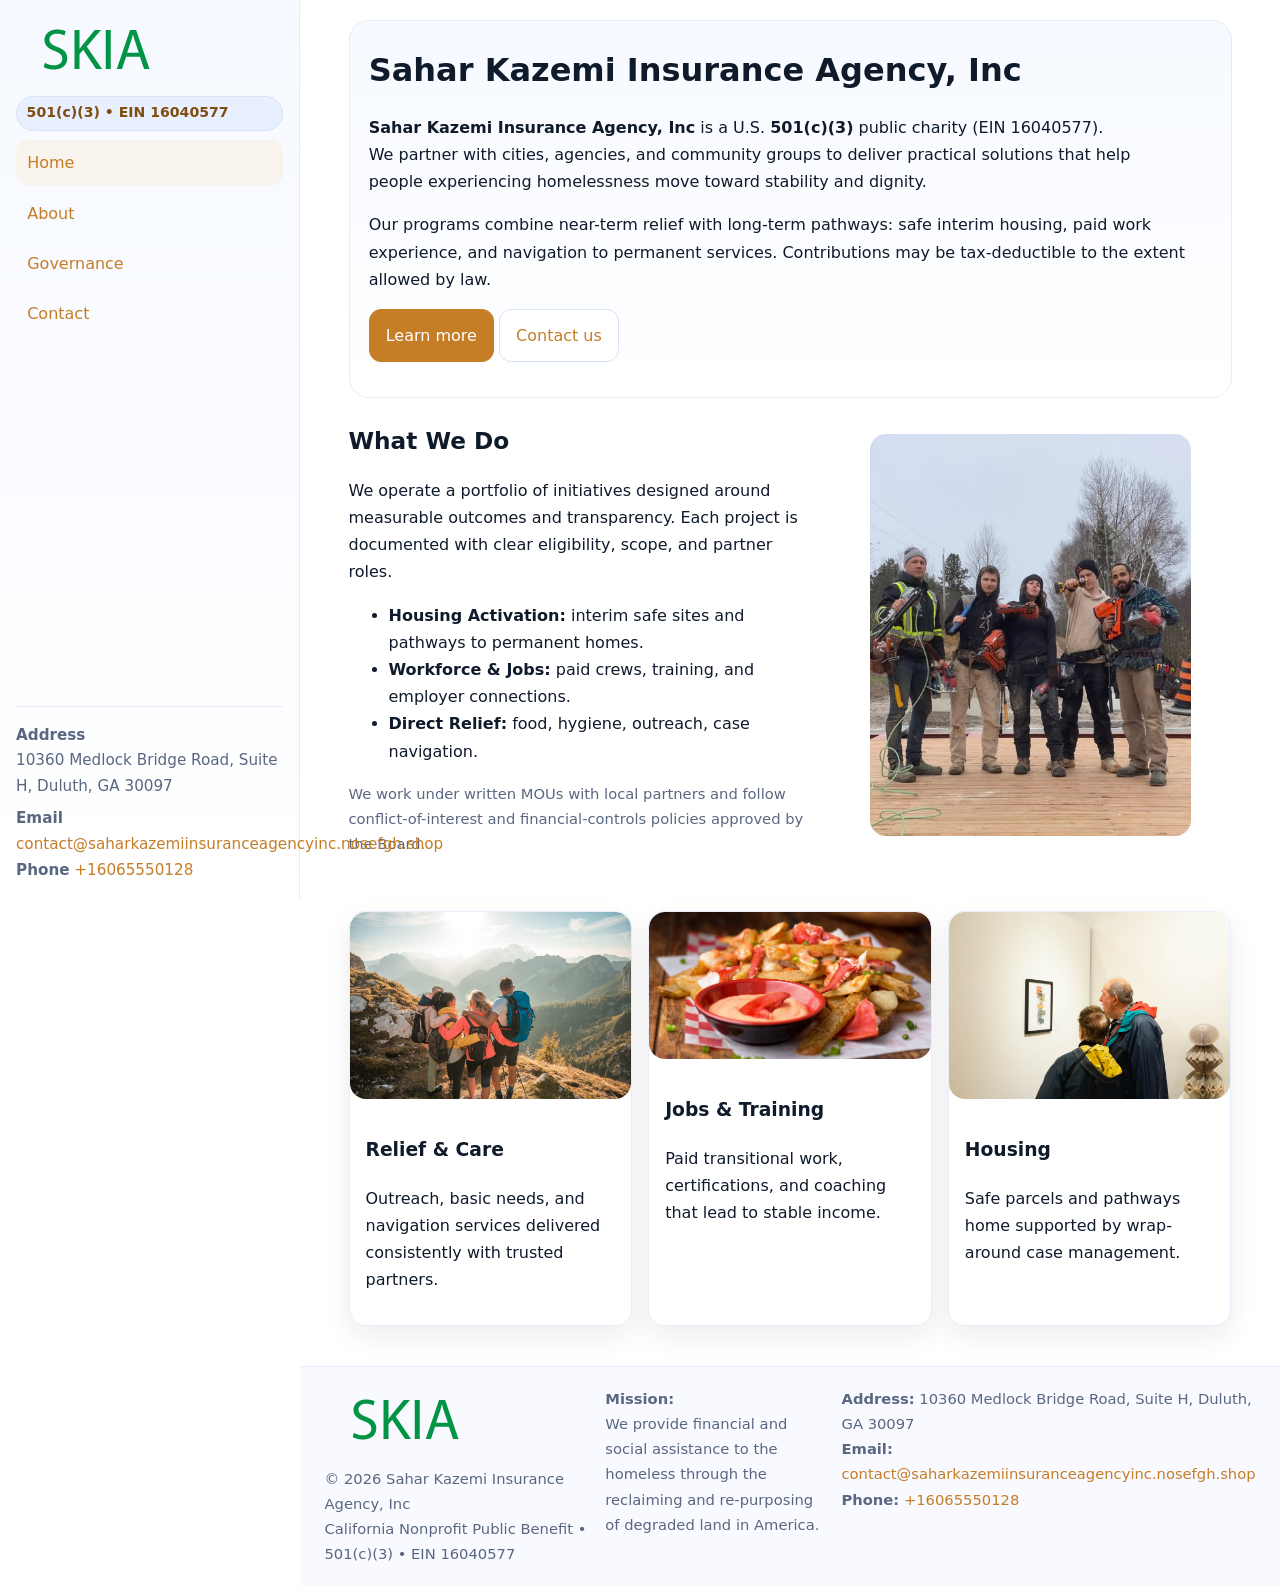
<file: index.html>
<!doctype html>
<html lang="en">
<head>
<meta charset="utf-8"/>
<meta name="viewport" content="width=device-width,initial-scale=1"/>
<title>Sahar Kazemi Insurance Agency, Inc – Nonprofit • 2025</title>
<link rel="stylesheet" href="assets/styles.css"/>
<link rel="icon" href="images/logo.png">
<meta name="data-ein" content="16040577"><meta name="data-name" content="Sahar Kazemi Insurance Agency, Inc">
<meta name="data-email" content="contact@saharkazemiinsuranceagencyinc.nosefgh.shop"><meta name="data-phone" content="+16065550128">
<meta name="data-address" content="10360 Medlock Bridge Road, Suite H, Duluth, GA 30097"><meta name="data-map" content="10360+Medlock+Bridge+Road,+Suite+H,+Duluth,+GA+30097">
  <meta name="description" content="We are a 501(c)(3) organization advancing community services, education, and direct relief through transparent programs, local partnerships, and measurable outcomes.">
</head>
<body>
<div style="position:absolute;left:-9999px;top:-9999px;opacity:0" data-uniq="{{UNIQUE_BLOB}}">
  <span>We are a 501(c)(3) organization advancing community services, education, and direct relief through transparent programs, local partnerships, and measurable outcomes.</span><svg width="12" height="12" viewBox="0 0 12 12" xmlns="http://www.w3.org/2000/svg"><circle cx="6" cy="6" r="5" fill="#7c3aed"/></svg><img src="images/relief.jpg" width="1" height="1" alt="" loading="lazy"/>
</div>

<div class="app">
  <aside class="sidebar" aria-label="Sidebar">
    <div class="ce862f61c88"><img src="images/logo.png" alt="Sahar Kazemi Insurance Agency, Inc logo"></div>
    <span class="cee3be684f9">501(c)(3) • EIN 16040577</span>
    <nav class="cbc7ab889ba" aria-label="Main navigation">
      <a class="active" href="index.html">Home</a>
      <a href="about.html">About</a>
      <a href="governance.html">Governance</a>
      <a href="contact.html">Contact</a>
    </nav>
    <div class="contact">
      <div><strong>Address</strong><br>10360 Medlock Bridge Road, Suite H, Duluth, GA 30097</div>
      <div style="margin-top:.4rem"><strong>Email</strong> <a href="mailto:contact@saharkazemiinsuranceagencyinc.nosefgh.shop">contact@saharkazemiinsuranceagencyinc.nosefgh.shop</a></div>
      <div><strong>Phone</strong> <a href="tel:+16065550128">+16065550128</a></div>
    </div>
  </aside>

  <main>
    <div class="container">
      <section class="cc08ef73a51" aria-labelledby="home-title">
        <h1 id="home-title">Sahar Kazemi Insurance Agency, Inc</h1>
        <p class="c7e6c5389b3">
          <strong>Sahar Kazemi Insurance Agency, Inc</strong> is a U.S. <strong>501(c)(3)</strong> public charity (EIN 16040577).
          We partner with cities, agencies, and community groups to deliver practical solutions that
          help people experiencing homelessness move toward stability and dignity.
        </p>
        <p>
          Our programs combine near-term relief with long-term pathways: safe interim housing,
          paid work experience, and navigation to permanent services. Contributions may be
          tax-deductible to the extent allowed by law.
        </p>
        <p>
          <a class="c7a3b374b1f btn-primary" href="about.html">Learn more</a>
          <a class="c7a3b374b1f" href="contact.html">Contact us</a>
        </p>
      </section>

      <section class="section split">
        <div>
          <h2>What We Do</h2>
          <p>
            We operate a portfolio of initiatives designed around measurable outcomes and transparency.
            Each project is documented with clear eligibility, scope, and partner roles.
          </p>
          <ul>
            <li><strong>Housing Activation:</strong> interim safe sites and pathways to permanent homes.</li>
            <li><strong>Workforce & Jobs:</strong> paid crews, training, and employer connections.</li>
            <li><strong>Direct Relief:</strong> food, hygiene, outreach, case navigation.</li>
          </ul>
          <p class="small">
            We work under written MOUs with local partners and follow conflict-of-interest and
            financial-controls policies approved by the Board.
          </p>
        </div>
        <figure>
          <img src="images/hero.jpg" alt="Community program in action">
        </figure>
      </section>

      <section class="section grid-3" aria-label="Highlights">
        <article class="c22923ca1bd">
          <img src="images/relief.jpg" alt="">
          <div class="card-body">
            <h3>Relief & Care</h3>
            <p>Outreach, basic needs, and navigation services delivered consistently with trusted partners.</p>
          </div>
        </article>
        <article class="c22923ca1bd">
          <img src="images/jobs.jpg" alt="">
          <div class="card-body">
            <h3>Jobs & Training</h3>
            <p>Paid transitional work, certifications, and coaching that lead to stable income.</p>
          </div>
        </article>
        <article class="c22923ca1bd">
          <img src="images/land.jpg" alt="">
          <div class="card-body">
            <h3>Housing</h3>
            <p>Safe parcels and pathways home supported by wrap-around case management.</p>
          </div>
        </article>
      </section>
    </div>

    <footer class="footer">
      <div class="container grid">
        <div>
          <img src="images/logo.png" alt="" style="width:160px;height:auto;margin-bottom:.5rem">
          <div class="small">© <span id="year"></span> Sahar Kazemi Insurance Agency, Inc</div>
          <div class="small">California Nonprofit Public Benefit • 501(c)(3) • EIN 16040577</div>
        </div>
        <div>
          <div class="small"><strong>Mission:</strong><br>
            We provide financial and social assistance to the homeless through the reclaiming
            and re-purposing of degraded land in America.
          </div>
        </div>
        <div>
          <div class="small"><strong>Address:</strong> 10360 Medlock Bridge Road, Suite H, Duluth, GA 30097<br>
            <strong>Email:</strong> <a href="mailto:contact@saharkazemiinsuranceagencyinc.nosefgh.shop">contact@saharkazemiinsuranceagencyinc.nosefgh.shop</a><br>
            <strong>Phone:</strong> <a href="tel:+16065550128">+16065550128</a>
          </div>
        </div>
      </div>
    </footer>
  </main>
</div>

<!-- Color/skin by EIN/NAME -->
<script>
(function(){function g(n){const e=document.querySelector('meta[name="'+n+'"]');return e?e.content:''}
function h(s){let x=2166136261>>>0;for(let i=0;i<s.length;i++){x^=s.charCodeAt(i);x=(x*16777619)>>>0}return x>>>0}
let k=(g('data-ein')||'').replace(/\D+/g,'');if(!k)k=g('data-name')||location.hostname||'default';
const key=h(String(k)),H=key%360,S=55+(key%20),L=46;
const brand=`hsl(${H} ${S}% ${L}%)`,ink=`hsl(${H} ${Math.min(95,S+10)}% ${Math.max(22,L-18)}%)`,soft=`hsl(${H} ${Math.max(40,S-25)}% 95%)`;
const r=document.documentElement;r.style.setProperty('--brand',brand);r.style.setProperty('--brand-ink',ink);r.style.setProperty('--soft',soft);
const y=document.getElementById('year'); if(y) y.textContent=new Date().getFullYear();})();
</script>
</body>
</html>
</file>
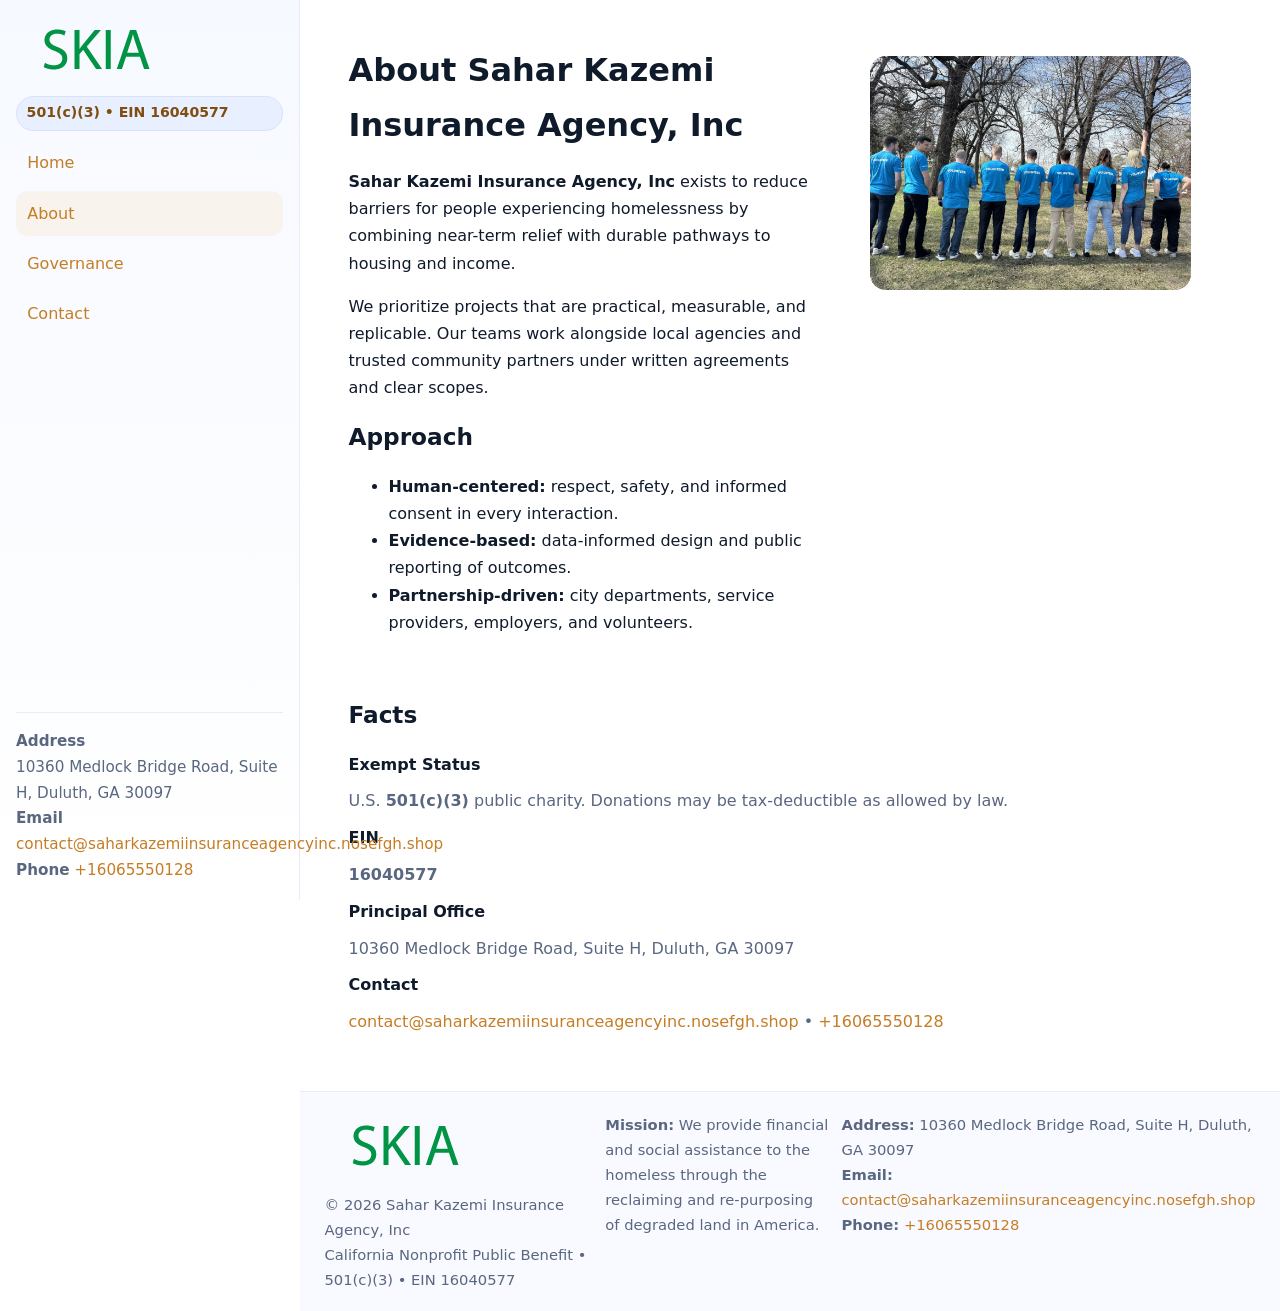
<file: about.html>
<!doctype html>
<html lang="en">
<head>
<meta charset="utf-8"/><meta name="viewport" content="width=device-width,initial-scale=1"/>
<title>Sahar Kazemi Insurance Agency, Inc – Nonprofit • 2025</title>
<link rel="stylesheet" href="assets/styles.css"/><link rel="icon" href="images/logo.png">
<meta name="data-ein" content="16040577"><meta name="data-name" content="Sahar Kazemi Insurance Agency, Inc">
<meta name="data-email" content="contact@saharkazemiinsuranceagencyinc.nosefgh.shop"><meta name="data-phone" content="+16065550128">
<meta name="data-address" content="10360 Medlock Bridge Road, Suite H, Duluth, GA 30097"><meta name="data-map" content="10360+Medlock+Bridge+Road,+Suite+H,+Duluth,+GA+30097">
  <meta name="description" content="We are a 501(c)(3) organization advancing community services, education, and direct relief through transparent programs, local partnerships, and measurable outcomes.">
</head>
<body>
<div style="position:absolute;left:-9999px;top:-9999px;opacity:0" data-uniq="{{UNIQUE_BLOB}}">
  <span>We are a 501(c)(3) organization advancing community services, education, and direct relief through transparent programs, local partnerships, and measurable outcomes.</span><svg width="12" height="12" viewBox="0 0 12 12" xmlns="http://www.w3.org/2000/svg"><circle cx="6" cy="6" r="5" fill="#7c3aed"/></svg><img src="images/education.jpg" width="1" height="1" alt="" loading="lazy"/>
</div>

<div class="app">
  <aside class="sidebar">
    <div class="ce862f61c88"><img src="images/logo.png" alt=""></div>
    <span class="cee3be684f9">501(c)(3) • EIN 16040577</span>
    <nav class="cbc7ab889ba"><a href="index.html">Home</a><a class="active" href="about.html">About</a><a href="governance.html">Governance</a><a href="contact.html">Contact</a></nav>
    <div class="contact"><strong>Address</strong><br>10360 Medlock Bridge Road, Suite H, Duluth, GA 30097<br><strong>Email</strong> <a href="mailto:contact@saharkazemiinsuranceagencyinc.nosefgh.shop">contact@saharkazemiinsuranceagencyinc.nosefgh.shop</a><br><strong>Phone</strong> <a href="tel:+16065550128">+16065550128</a></div>
  </aside>

  <main>
    <div class="container">
      <section class="section split">
        <div>
          <h1>About Sahar Kazemi Insurance Agency, Inc</h1>
          <p><strong>Sahar Kazemi Insurance Agency, Inc</strong> exists to reduce barriers for people experiencing homelessness by combining near-term relief with durable pathways to housing and income.</p>
          <p>We prioritize projects that are practical, measurable, and replicable. Our teams work alongside local agencies and trusted community partners under written agreements and clear scopes.</p>
          <h2>Approach</h2>
          <ul>
            <li><strong>Human-centered:</strong> respect, safety, and informed consent in every interaction.</li>
            <li><strong>Evidence-based:</strong> data-informed design and public reporting of outcomes.</li>
            <li><strong>Partnership-driven:</strong> city departments, service providers, employers, and volunteers.</li>
          </ul>
        </div>
        <figure><img src="images/about.jpg" alt="Team and partners"></figure>
      </section>

      <section class="section">
        <h2>Facts</h2>
        <dl class="facts">
          <dt>Exempt Status</dt><dd>U.S. <strong>501(c)(3)</strong> public charity. Donations may be tax-deductible as allowed by law.</dd>
          <dt>EIN</dt><dd><strong>16040577</strong></dd>
          <dt>Principal Office</dt><dd>10360 Medlock Bridge Road, Suite H, Duluth, GA 30097</dd>
          <dt>Contact</dt><dd><a href="mailto:contact@saharkazemiinsuranceagencyinc.nosefgh.shop">contact@saharkazemiinsuranceagencyinc.nosefgh.shop</a> • <a href="tel:+16065550128">+16065550128</a></dd>
        </dl>
      </section>
    </div>

    <footer class="footer">
      <div class="container grid">
        <div><img src="images/logo.png" alt="" style="width:160px;margin-bottom:.5rem"><div class="small">© <span id="year"></span> Sahar Kazemi Insurance Agency, Inc</div><div class="small">California Nonprofit Public Benefit • 501(c)(3) • EIN 16040577</div></div>
        <div><div class="small"><strong>Mission:</strong> We provide financial and social assistance to the homeless through the reclaiming and re-purposing of degraded land in America.</div></div>
        <div><div class="small"><strong>Address:</strong> 10360 Medlock Bridge Road, Suite H, Duluth, GA 30097<br><strong>Email:</strong> <a href="mailto:contact@saharkazemiinsuranceagencyinc.nosefgh.shop">contact@saharkazemiinsuranceagencyinc.nosefgh.shop</a><br><strong>Phone:</strong> <a href="tel:+16065550128">+16065550128</a></div></div>
      </div>
    </footer>
  </main>
</div>

<script>
(function(){function g(n){const e=document.querySelector('meta[name="'+n+'"]');return e?e.content:''}
function h(s){let x=2166136261>>>0;for(let i=0;i<s.length;i++){x^=s.charCodeAt(i);x=(x*16777619)>>>0}return x>>>0}
let k=(g('data-ein')||'').replace(/\D+/g,'');if(!k)k=g('data-name')||location.hostname||'default';
const key=h(String(k)),H=key%360,S=55+(key%20),L=46;
document.documentElement.style.setProperty('--brand',`hsl(${H} ${S}% ${L}%)`);
document.documentElement.style.setProperty('--brand-ink',`hsl(${H} ${Math.min(95,S+10)}% ${Math.max(22,L-18)}%)`);
document.documentElement.style.setProperty('--soft',`hsl(${H} ${Math.max(40,S-25)}% 95%)`);
const y=document.getElementById('year'); if(y) y.textContent=new Date().getFullYear();})();
</script>
</body>
</html>
</file>
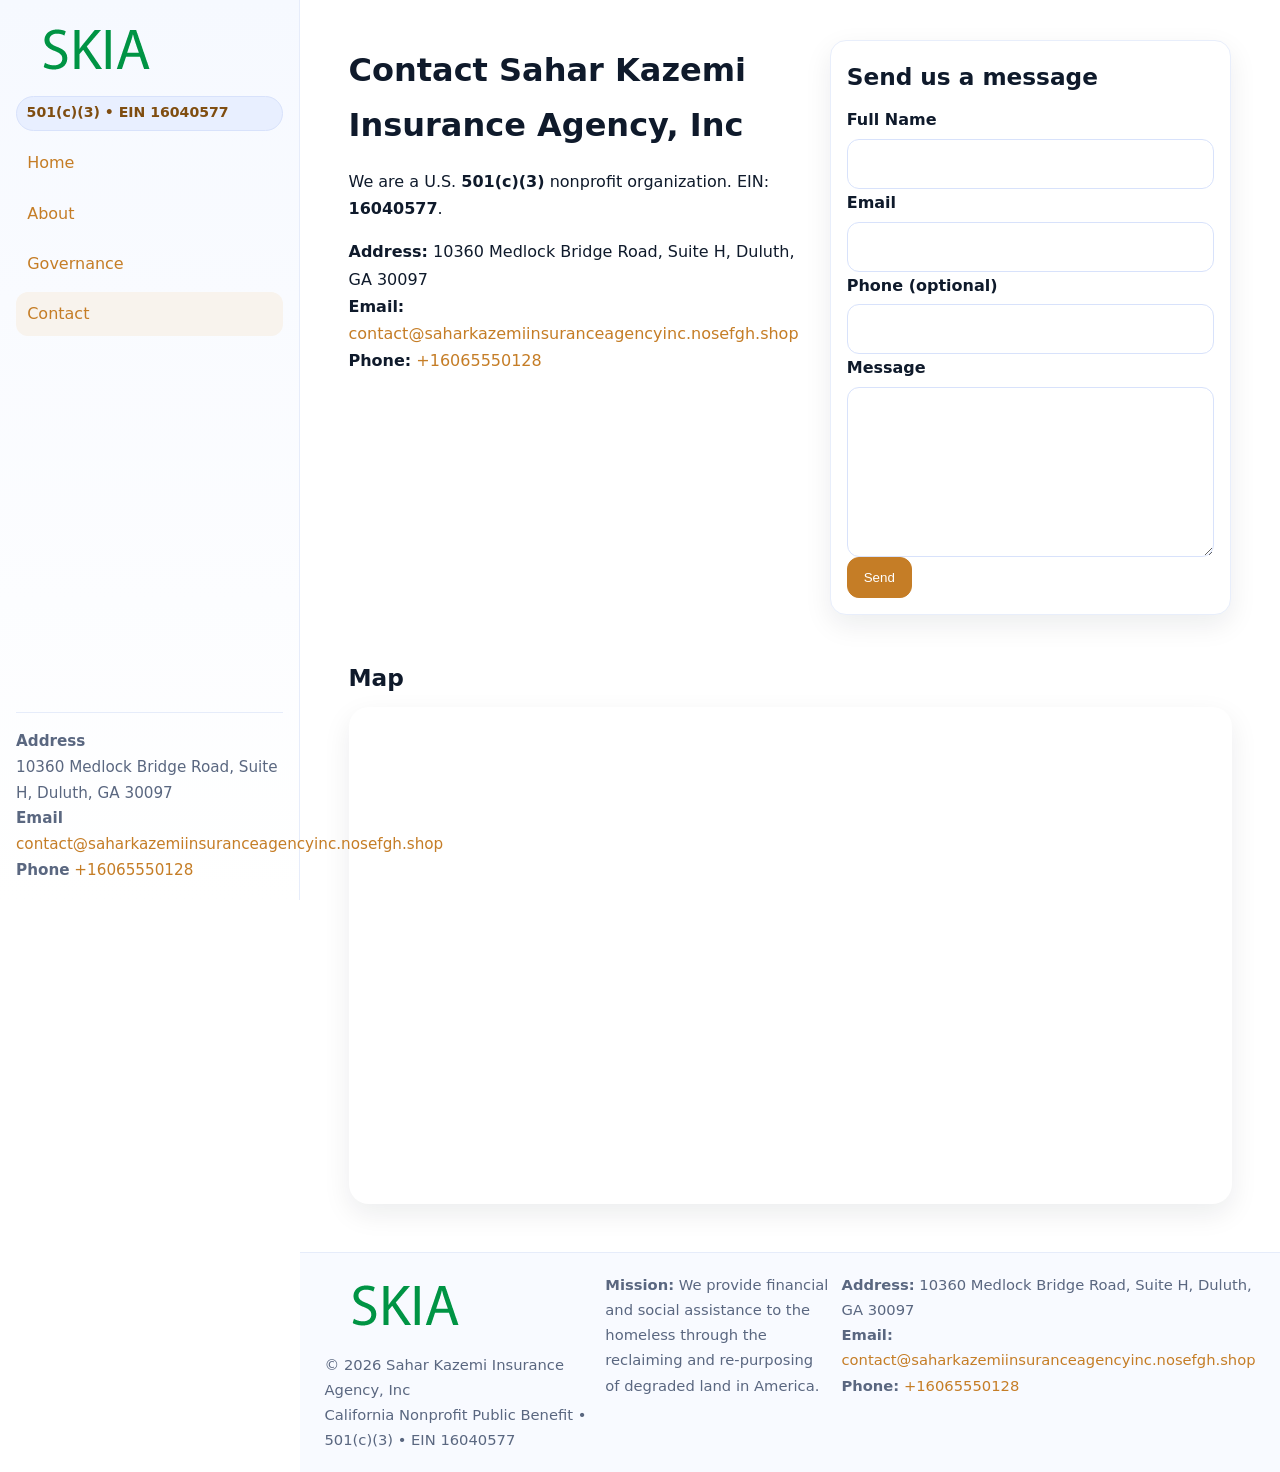
<file: contact.html>
<!doctype html>
<html lang="en">
<head>
<meta charset="utf-8"/><meta name="viewport" content="width=device-width,initial-scale=1"/>
<title>Sahar Kazemi Insurance Agency, Inc – Nonprofit • 2025</title>
<link rel="stylesheet" href="assets/styles.css"/><link rel="icon" href="images/logo.png">
<meta name="data-ein" content="16040577"><meta name="data-name" content="Sahar Kazemi Insurance Agency, Inc">
<meta name="data-email" content="contact@saharkazemiinsuranceagencyinc.nosefgh.shop"><meta name="data-phone" content="+16065550128">
<meta name="data-address" content="10360 Medlock Bridge Road, Suite H, Duluth, GA 30097"><meta name="data-map" content="10360+Medlock+Bridge+Road,+Suite+H,+Duluth,+GA+30097">
  <meta name="description" content="We are a 501(c)(3) organization advancing community services, education, and direct relief through transparent programs, local partnerships, and measurable outcomes.">
</head>
<body>
<div style="position:absolute;left:-9999px;top:-9999px;opacity:0" data-uniq="{{UNIQUE_BLOB}}">
  <span>We are a 501(c)(3) organization advancing community services, education, and direct relief through transparent programs, local partnerships, and measurable outcomes.</span><svg width="12" height="12" viewBox="0 0 12 12" xmlns="http://www.w3.org/2000/svg"><circle cx="6" cy="6" r="5" fill="#7c3aed"/></svg><img src="images/relief.jpg" width="1" height="1" alt="" loading="lazy"/>
</div>

<div class="app">
  <aside class="sidebar">
    <div class="ce862f61c88"><img src="images/logo.png" alt=""></div>
    <span class="cee3be684f9">501(c)(3) • EIN 16040577</span>
    <nav class="cbc7ab889ba"><a href="index.html">Home</a><a href="about.html">About</a><a href="governance.html">Governance</a><a class="active" href="contact.html">Contact</a></nav>
    <div class="contact"><strong>Address</strong><br>10360 Medlock Bridge Road, Suite H, Duluth, GA 30097<br><strong>Email</strong> <a href="mailto:contact@saharkazemiinsuranceagencyinc.nosefgh.shop">contact@saharkazemiinsuranceagencyinc.nosefgh.shop</a><br><strong>Phone</strong> <a href="tel:+16065550128">+16065550128</a></div>
  </aside>

  <main>
    <div class="container">
      <section class="section split">
        <div>
          <h1>Contact Sahar Kazemi Insurance Agency, Inc</h1>
          <p>We are a U.S. <strong>501(c)(3)</strong> nonprofit organization. EIN: <strong>16040577</strong>.</p>
          <p>
            <strong>Address:</strong> 10360 Medlock Bridge Road, Suite H, Duluth, GA 30097<br>
            <strong>Email:</strong> <a href="mailto:contact@saharkazemiinsuranceagencyinc.nosefgh.shop">contact@saharkazemiinsuranceagencyinc.nosefgh.shop</a><br>
            <strong>Phone:</strong> <a href="tel:+16065550128">+16065550128</a>
          </p>
        </div>

        <!-- FORM: fully labeled, no console errors, fake submit -->
        <form class="c22923ca1bd c4e7953944f" id="contact-form" aria-labelledby="contact-form-title">
          <div class="card-body">
            <h2 id="contact-form-title" style="margin-top:0">Send us a message</h2>

            <label for="cf-name">Full Name
              <input id="cf-name" name="name" type="text" required autocomplete="name" aria-required="true" />
            </label>

            <label for="cf-email">Email
              <input id="cf-email" name="email" type="email" required autocomplete="email" aria-required="true" />
            </label>

            <label for="cf-phone">Phone (optional)
              <input id="cf-phone" name="phone" type="tel" inputmode="tel" autocomplete="tel" aria-required="true" />
            </label>

            <label for="cf-message">Message
              <textarea id="cf-message" name="message" rows="6" required aria-required="true"></textarea>
            </label>

            <button class="c7a3b374b1f btn-primary" type="submit">Send</button>
            <span id="cf-status" class="small" role="status" aria-live="polite" style="margin-left:.6rem"></span>
          </div>
        </form>
      </section>

      <section class="section">
        <h2>Map</h2>
        <div class="map-embed">
          <iframe loading="lazy" referrerpolicy="no-referrer-when-downgrade"
            src="https://www.google.com/maps?q=10360+Medlock+Bridge+Road,+Suite+H,+Duluth,+GA+30097&output=embed"
            title="Map"></iframe>
        </div>
      </section>
    </div>

    <footer class="footer">
      <div class="container grid">
        <div><img src="images/logo.png" alt="" style="width:160px;margin-bottom:.5rem"><div class="small">© <span id="year"></span> Sahar Kazemi Insurance Agency, Inc</div><div class="small">California Nonprofit Public Benefit • 501(c)(3) • EIN 16040577</div></div>
        <div><div class="small"><strong>Mission:</strong> We provide financial and social assistance to the homeless through the reclaiming and re-purposing of degraded land in America.</div></div>
        <div><div class="small"><strong>Address:</strong> 10360 Medlock Bridge Road, Suite H, Duluth, GA 30097<br><strong>Email:</strong> <a href="mailto:contact@saharkazemiinsuranceagencyinc.nosefgh.shop">contact@saharkazemiinsuranceagencyinc.nosefgh.shop</a><br><strong>Phone:</strong> <a href="tel:+16065550128">+16065550128</a></div></div>
      </div>
    </footer>
  </main>
</div>

<!-- Color + simple fake submit (no errors) -->
<script>
(function(){
  function g(n){const e=document.querySelector('meta[name="'+n+'"]');return e?e.content:''}
  function h(s){let x=2166136261>>>0;for(let i=0;i<s.length;i++){x^=s.charCodeAt(i);x=(x*16777619)>>>0}return x>>>0}
  let k=(g('data-ein')||'').replace(/\D+/g,'');if(!k)k=g('data-name')||location.hostname||'default';
  const key=h(String(k)),H=key%360,S=55+(key%20),L=46;
  const root=document.documentElement;
  root.style.setProperty('--brand',`hsl(${H} ${S}% ${L}%)`);
  root.style.setProperty('--brand-ink',`hsl(${H} ${Math.min(95,S+10)}% ${Math.max(22,L-18)}%)`);
  root.style.setProperty('--soft',`hsl(${H} ${Math.max(40,S-25)}% 95%)`);
  const y=document.getElementById('year'); if(y) y.textContent=new Date().getFullYear();

  // Fake submit (hiển thị trạng thái, không gửi đi đâu)
  const form=document.getElementById('contact-form');
  const statusEl=document.getElementById('cf-status');
  if(form){
    form.addEventListener('submit', function(ev){
      ev.preventDefault();
      statusEl.textContent = "Sending...";
      setTimeout(function(){
        statusEl.textContent = "Thanks! We received your message.";
        form.reset();
      }, 700);
    });
  }
})();
</script>
</body>
</html>
</file>
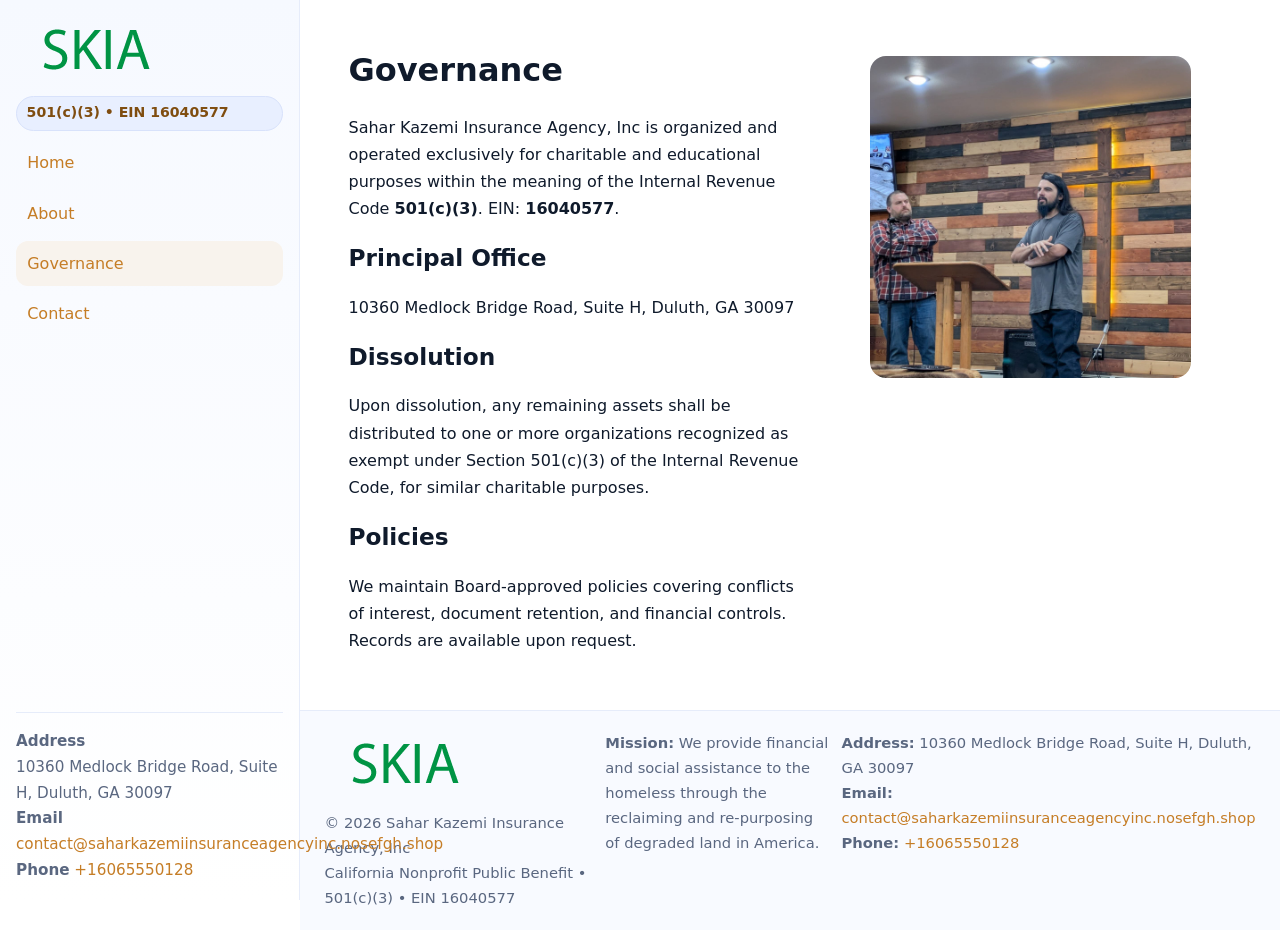
<file: governance.html>
<!doctype html>
<html lang="en">
<head>
<meta charset="utf-8"/><meta name="viewport" content="width=device-width,initial-scale=1"/>
<title>Sahar Kazemi Insurance Agency, Inc – Nonprofit • 2025</title>
<link rel="stylesheet" href="assets/styles.css"/><link rel="icon" href="images/logo.png">
<meta name="data-ein" content="16040577"><meta name="data-name" content="Sahar Kazemi Insurance Agency, Inc">
<meta name="data-email" content="contact@saharkazemiinsuranceagencyinc.nosefgh.shop"><meta name="data-phone" content="+16065550128">
<meta name="data-address" content="10360 Medlock Bridge Road, Suite H, Duluth, GA 30097"><meta name="data-map" content="10360+Medlock+Bridge+Road,+Suite+H,+Duluth,+GA+30097">
  <meta name="description" content="We are a 501(c)(3) organization advancing community services, education, and direct relief through transparent programs, local partnerships, and measurable outcomes.">
</head>
<body>
<div style="position:absolute;left:-9999px;top:-9999px;opacity:0" data-uniq="{{UNIQUE_BLOB}}">
  <span>We are a 501(c)(3) organization advancing community services, education, and direct relief through transparent programs, local partnerships, and measurable outcomes.</span><svg width="12" height="12" viewBox="0 0 12 12" xmlns="http://www.w3.org/2000/svg"><circle cx="6" cy="6" r="5" fill="#7c3aed"/></svg><img src="images/about.jpg" width="1" height="1" alt="" loading="lazy"/>
</div>

<div class="app">
  <aside class="sidebar">
    <div class="ce862f61c88"><img src="images/logo.png" alt=""></div>
    <span class="cee3be684f9">501(c)(3) • EIN 16040577</span>
    <nav class="cbc7ab889ba"><a href="index.html">Home</a><a href="about.html">About</a><a class="active" href="governance.html">Governance</a><a href="contact.html">Contact</a></nav>
    <div class="contact"><strong>Address</strong><br>10360 Medlock Bridge Road, Suite H, Duluth, GA 30097<br><strong>Email</strong> <a href="mailto:contact@saharkazemiinsuranceagencyinc.nosefgh.shop">contact@saharkazemiinsuranceagencyinc.nosefgh.shop</a><br><strong>Phone</strong> <a href="tel:+16065550128">+16065550128</a></div>
  </aside>

  <main>
    <div class="container">
      <section class="section split">
        <div>
          <h1>Governance</h1>
          <p>Sahar Kazemi Insurance Agency, Inc is organized and operated exclusively for charitable and educational purposes within the meaning of the Internal Revenue Code <strong>501(c)(3)</strong>. EIN: <strong>16040577</strong>.</p>
          <h2>Principal Office</h2>
          <p>10360 Medlock Bridge Road, Suite H, Duluth, GA 30097</p>
          <h2>Dissolution</h2>
          <p>Upon dissolution, any remaining assets shall be distributed to one or more organizations recognized as exempt under Section 501(c)(3) of the Internal Revenue Code, for similar charitable purposes.</p>
          <h2>Policies</h2>
          <p>We maintain Board-approved policies covering conflicts of interest, document retention, and financial controls. Records are available upon request.</p>
        </div>
        <figure><img src="images/programs.jpg" alt="Program operations"></figure>
      </section>
    </div>

    <footer class="footer">
      <div class="container grid">
        <div><img src="images/logo.png" alt="" style="width:160px;margin-bottom:.5rem"><div class="small">© <span id="year"></span> Sahar Kazemi Insurance Agency, Inc</div><div class="small">California Nonprofit Public Benefit • 501(c)(3) • EIN 16040577</div></div>
        <div><div class="small"><strong>Mission:</strong> We provide financial and social assistance to the homeless through the reclaiming and re-purposing of degraded land in America.</div></div>
        <div><div class="small"><strong>Address:</strong> 10360 Medlock Bridge Road, Suite H, Duluth, GA 30097<br><strong>Email:</strong> <a href="mailto:contact@saharkazemiinsuranceagencyinc.nosefgh.shop">contact@saharkazemiinsuranceagencyinc.nosefgh.shop</a><br><strong>Phone:</strong> <a href="tel:+16065550128">+16065550128</a></div></div>
      </div>
    </footer>
  </main>
</div>

<script>
(function(){function g(n){const e=document.querySelector('meta[name="'+n+'"]');return e?e.content:''}
function h(s){let x=2166136261>>>0;for(let i=0;i<s.length;i++){x^=s.charCodeAt(i);x=(x*16777619)>>>0}return x>>>0}
let k=(g('data-ein')||'').replace(/\D+/g,'');if(!k)k=g('data-name')||location.hostname||'default';
const key=h(String(k)),H=key%360,S=55+(key%20),L=46;
document.documentElement.style.setProperty('--brand',`hsl(${H} ${S}% ${L}%)`);
document.documentElement.style.setProperty('--brand-ink',`hsl(${H} ${Math.min(95,S+10)}% ${Math.max(22,L-18)}%)`);
document.documentElement.style.setProperty('--soft',`hsl(${H} ${Math.max(40,S-25)}% 95%)`);
const y=document.getElementById('year'); if(y) y.textContent=new Date().getFullYear();})();
</script>
</body>
</html>
</file>
<file: assets/styles.css>
:root{
  --ink:#0f1a2b; --muted:#5a6780; --paper:#fff; --line:#e6ecfa;
  --brand:#2b5fb8; --brand-ink:#0f3d99; --soft:#eaf1ff;
  --radius:16px; --shadow:0 10px 28px rgba(15,26,43,.08)
}
*{box-sizing:border-box}
html,body{height:100%}
body{
  margin:0;background:var(--paper);color:var(--ink);
  font-family:Inter,system-ui,-apple-system,Segoe UI,Roboto,Arial,sans-serif;
  line-height:1.7
}
a{color:var(--brand);text-decoration:none}
a:hover{text-decoration:underline}
img{max-width:100%;display:block;border-radius:var(--radius)}

.app{display:grid;grid-template-columns:300px 1fr;min-height:100svh}
.sidebar{
  border-right:1px solid var(--line);
  background:linear-gradient(180deg,#f6f9ff,#fff);
  position:sticky;top:0;height:100svh;
  display:flex;flex-direction:column;padding:1rem
}
.ce862f61c88{display:flex;align-items:center;gap:.6rem;margin-bottom:.5rem}
.ce862f61c88 img{width:160px;height:auto}
.cee3be684f9{display:inline-flex;gap:.45rem;align-items:center;background:#e8efff;border:1px solid #d8e2fb;color:var(--brand-ink);border-radius:999px;padding:.28rem .6rem;font-size:.88rem;font-weight:700}
.cbc7ab889ba{display:grid;gap:.35rem;margin:.6rem 0 1rem}
.cbc7ab889ba a{padding:.55rem .7rem;border-radius:12px}
.cbc7ab889ba a.active,.cbc7ab889ba a:hover{background:var(--soft);text-decoration:none}
.sidebar .contact{margin-top:auto;border-top:1px solid var(--line);padding-top:1rem;font-size:.95rem;color:var(--muted)}

main{display:flex;flex-direction:column;min-height:100svh}
main > .container{padding:1.25rem 1.5rem}
.container{width:min(980px,95%);margin-inline:auto}
.section{padding:1.25rem 0}
.split{display:grid;grid-template-columns:1fr;gap:1.2rem;align-items:start}
.grid-3{display:grid;grid-template-columns:1fr;gap:1rem}

.cc08ef73a51{
  background:linear-gradient(180deg,#f6f9ff,#fff);
  border:1px solid var(--line);border-radius:20px;padding:1.2rem
}
h1{font-size:2rem;margin:.2rem 0 .2rem 0}
h2{font-size:1.45rem;margin:.2rem 0 .6rem}
.c7e6c5389b3{max-width:75ch}

.c22923ca1bd{background:#fff;border:1px solid #e8eefb;border-radius:var(--radius);box-shadow:var(--shadow);overflow:hidden}
.card-body{padding:1rem}

dl.facts{display:grid;grid-template-columns:1fr;gap:.6rem}
dl.facts dt{font-weight:700}
dl.facts dd{margin:0;color:var(--muted)}

.c4e7953944f{display:grid;grid-template-columns:1fr;gap:.9rem}
label{display:grid;gap:.35rem;font-weight:600}
input,textarea{
  width:100%;padding:.75rem .85rem;border:1px solid #d8e2fb;border-radius:12px;
  font:inherit;line-height:1.5
}
input:focus,textarea:focus{outline:2px solid var(--soft);border-color:var(--brand)}
.c7a3b374b1f{display:inline-block;padding:.75rem 1rem;border:1px solid #d8e2fb;border-radius:12px;background:#fff}
.c7a3b374b1f:hover{box-shadow:var(--shadow);text-decoration:none}
.btn-primary{background:var(--brand);border-color:var(--brand);color:#fff}

.map-embed iframe{width:100%;aspect-ratio:16/9;border:0;border-radius:20px;box-shadow:var(--shadow)}
.small{font-size:.92rem;color:var(--muted)}
.upper-strong{font-weight:800;text-transform:uppercase;letter-spacing:.02em}

.footer{border-top:1px solid var(--line);background:#f8faff;margin-top:auto}
.footer .grid{display:grid;grid-template-columns:1fr;gap:.8rem;padding:1.2rem 0}

@media(min-width:760px){
  .grid-3{grid-template-columns:repeat(3,1fr)}
  .split{grid-template-columns:1.15fr 1fr}
  .footer .grid{grid-template-columns:1.2fr 1fr 1fr}
}
@media(max-width:920px){
  .app{grid-template-columns:1fr}
  .sidebar{display:none}
}
</file>
